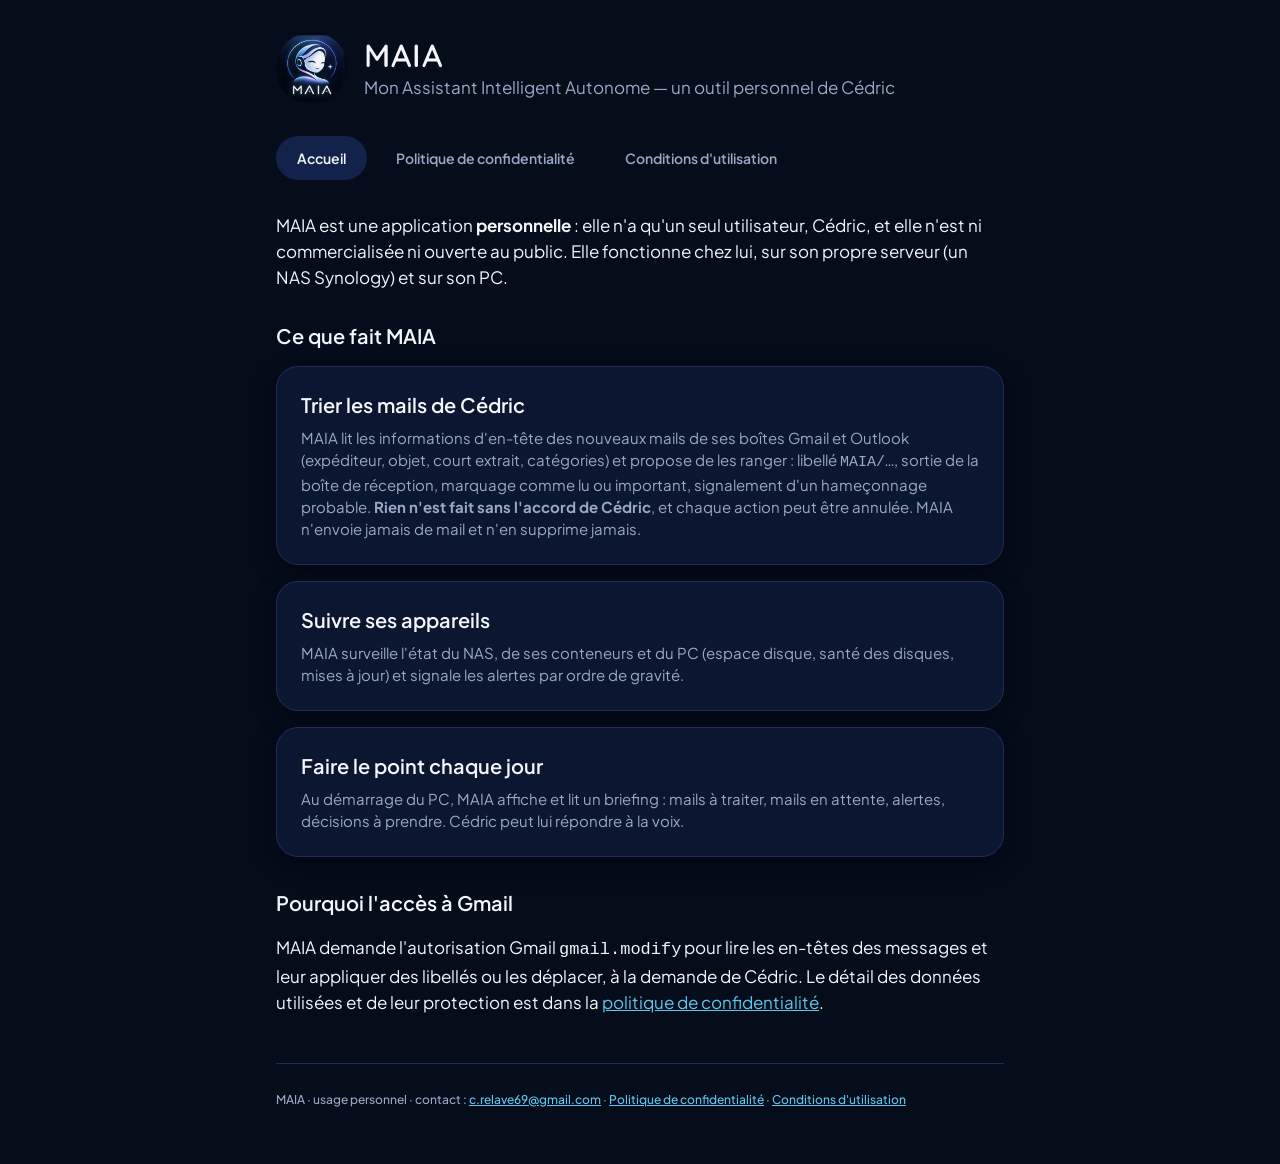
<file: index.html>
<!doctype html>
<html lang="fr" data-theme="dark">
<head>
  <meta charset="utf-8">
  <meta name="viewport" content="width=device-width, initial-scale=1">
  <title>MAIA — assistant personnel de Cédric</title>
  <meta name="description" content="MAIA est l'assistant personnel de Cédric : tri de ses mails, suivi de ses appareils, briefing quotidien. Usage strictement personnel.">
  <link rel="icon" href="maia-logo.png">
  <link rel="stylesheet" href="ds/maia-tokens.css">
  <link rel="stylesheet" href="ds/maia-components.css">
  <link rel="stylesheet" href="site.css">
</head>
<body class="maia-root">
<main>
  <header class="entete">
    <span class="maia-avatar" style="--maia-avatar-size:72px"><img src="maia-logo.png" alt="Logo MAIA"></span>
    <div>
      <h1 class="display-lg">MAIA</h1>
      <p>Mon Assistant Intelligent Autonome — un outil personnel de Cédric</p>
    </div>
  </header>

  <nav aria-label="Pages">
    <a class="maia-btn maia-btn--ghost" href="./" aria-current="page">Accueil</a>
    <a class="maia-btn maia-btn--ghost" href="confidentialite.html">Politique de confidentialité</a>
    <a class="maia-btn maia-btn--ghost" href="conditions.html">Conditions d'utilisation</a>
  </nav>

  <p>MAIA est une application <strong>personnelle</strong> : elle n'a qu'un seul utilisateur, Cédric, et
    elle n'est ni commercialisée ni ouverte au public. Elle fonctionne chez lui, sur son propre serveur
    (un NAS Synology) et sur son PC.</p>

  <h2>Ce que fait MAIA</h2>
  <div class="maia-card">
    <h3>Trier les mails de Cédric</h3>
    <p>MAIA lit les informations d'en-tête des nouveaux mails de ses boîtes Gmail et Outlook (expéditeur,
      objet, court extrait, catégories) et propose de les ranger : libellé <code>MAIA/…</code>, sortie de la
      boîte de réception, marquage comme lu ou important, signalement d'un hameçonnage probable.
      <strong>Rien n'est fait sans l'accord de Cédric</strong>, et chaque action peut être annulée.
      MAIA n'envoie jamais de mail et n'en supprime jamais.</p>
  </div>
  <div class="maia-card">
    <h3>Suivre ses appareils</h3>
    <p>MAIA surveille l'état du NAS, de ses conteneurs et du PC (espace disque, santé des disques, mises
      à jour) et signale les alertes par ordre de gravité.</p>
  </div>
  <div class="maia-card">
    <h3>Faire le point chaque jour</h3>
    <p>Au démarrage du PC, MAIA affiche et lit un briefing : mails à traiter, mails en attente, alertes,
      décisions à prendre. Cédric peut lui répondre à la voix.</p>
  </div>

  <h2>Pourquoi l'accès à Gmail</h2>
  <p>MAIA demande l'autorisation Gmail <code>gmail.modify</code> pour lire les en-têtes des messages et
    leur appliquer des libellés ou les déplacer, à la demande de Cédric. Le détail des données utilisées
    et de leur protection est dans la <a href="confidentialite.html">politique de confidentialité</a>.</p>

  <footer>
    <p>MAIA · usage personnel · contact : <a href="mailto:c.relave69@gmail.com">c.relave69@gmail.com</a> ·
      <a href="confidentialite.html">Politique de confidentialité</a> ·
      <a href="conditions.html">Conditions d'utilisation</a></p>
  </footer>
</main>
</body>
</html>
</file>
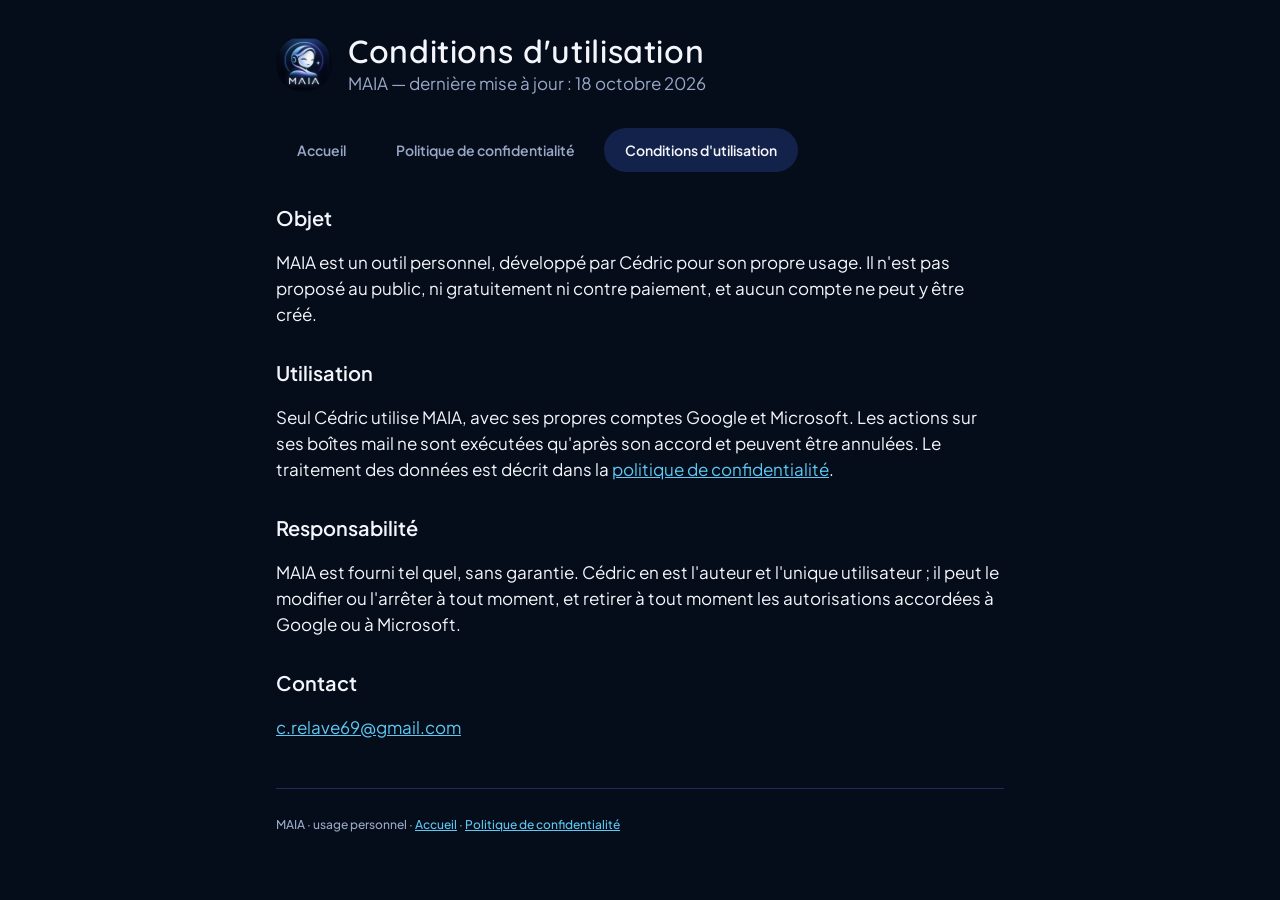
<file: conditions.html>
<!doctype html>
<html lang="fr" data-theme="dark">
<head>
  <meta charset="utf-8">
  <meta name="viewport" content="width=device-width, initial-scale=1">
  <title>Conditions d'utilisation — MAIA</title>
  <meta name="description" content="Conditions d'utilisation de MAIA, assistant personnel de Cédric.">
  <link rel="icon" href="maia-logo.png">
  <link rel="stylesheet" href="ds/maia-tokens.css">
  <link rel="stylesheet" href="ds/maia-components.css">
  <link rel="stylesheet" href="site.css">
</head>
<body class="maia-root">
<main>
  <header class="entete">
    <span class="maia-avatar" style="--maia-avatar-size:56px"><img src="maia-logo.png" alt="Logo MAIA"></span>
    <div>
      <h1 class="display-lg">Conditions d'utilisation</h1>
      <p>MAIA — dernière mise à jour : 18 octobre 2026</p>
    </div>
  </header>

  <nav aria-label="Pages">
    <a class="maia-btn maia-btn--ghost" href="./">Accueil</a>
    <a class="maia-btn maia-btn--ghost" href="confidentialite.html">Politique de confidentialité</a>
    <a class="maia-btn maia-btn--ghost" href="conditions.html" aria-current="page">Conditions d'utilisation</a>
  </nav>

  <h2>Objet</h2>
  <p>MAIA est un outil personnel, développé par Cédric pour son propre usage. Il n'est pas
    proposé au public, ni gratuitement ni contre paiement, et aucun compte ne peut y être créé.</p>

  <h2>Utilisation</h2>
  <p>Seul Cédric utilise MAIA, avec ses propres comptes Google et Microsoft. Les actions sur ses boîtes
    mail ne sont exécutées qu'après son accord et peuvent être annulées. Le traitement des données est
    décrit dans la <a href="confidentialite.html">politique de confidentialité</a>.</p>

  <h2>Responsabilité</h2>
  <p>MAIA est fourni tel quel, sans garantie. Cédric en est l'auteur et l'unique utilisateur ; il peut
    le modifier ou l'arrêter à tout moment, et retirer à tout moment les autorisations accordées à
    Google ou à Microsoft.</p>

  <h2>Contact</h2>
  <p><a href="mailto:c.relave69@gmail.com">c.relave69@gmail.com</a></p>

  <footer>
    <p>MAIA · usage personnel · <a href="./">Accueil</a> · <a href="confidentialite.html">Politique de confidentialité</a></p>
  </footer>
</main>
</body>
</html>
</file>
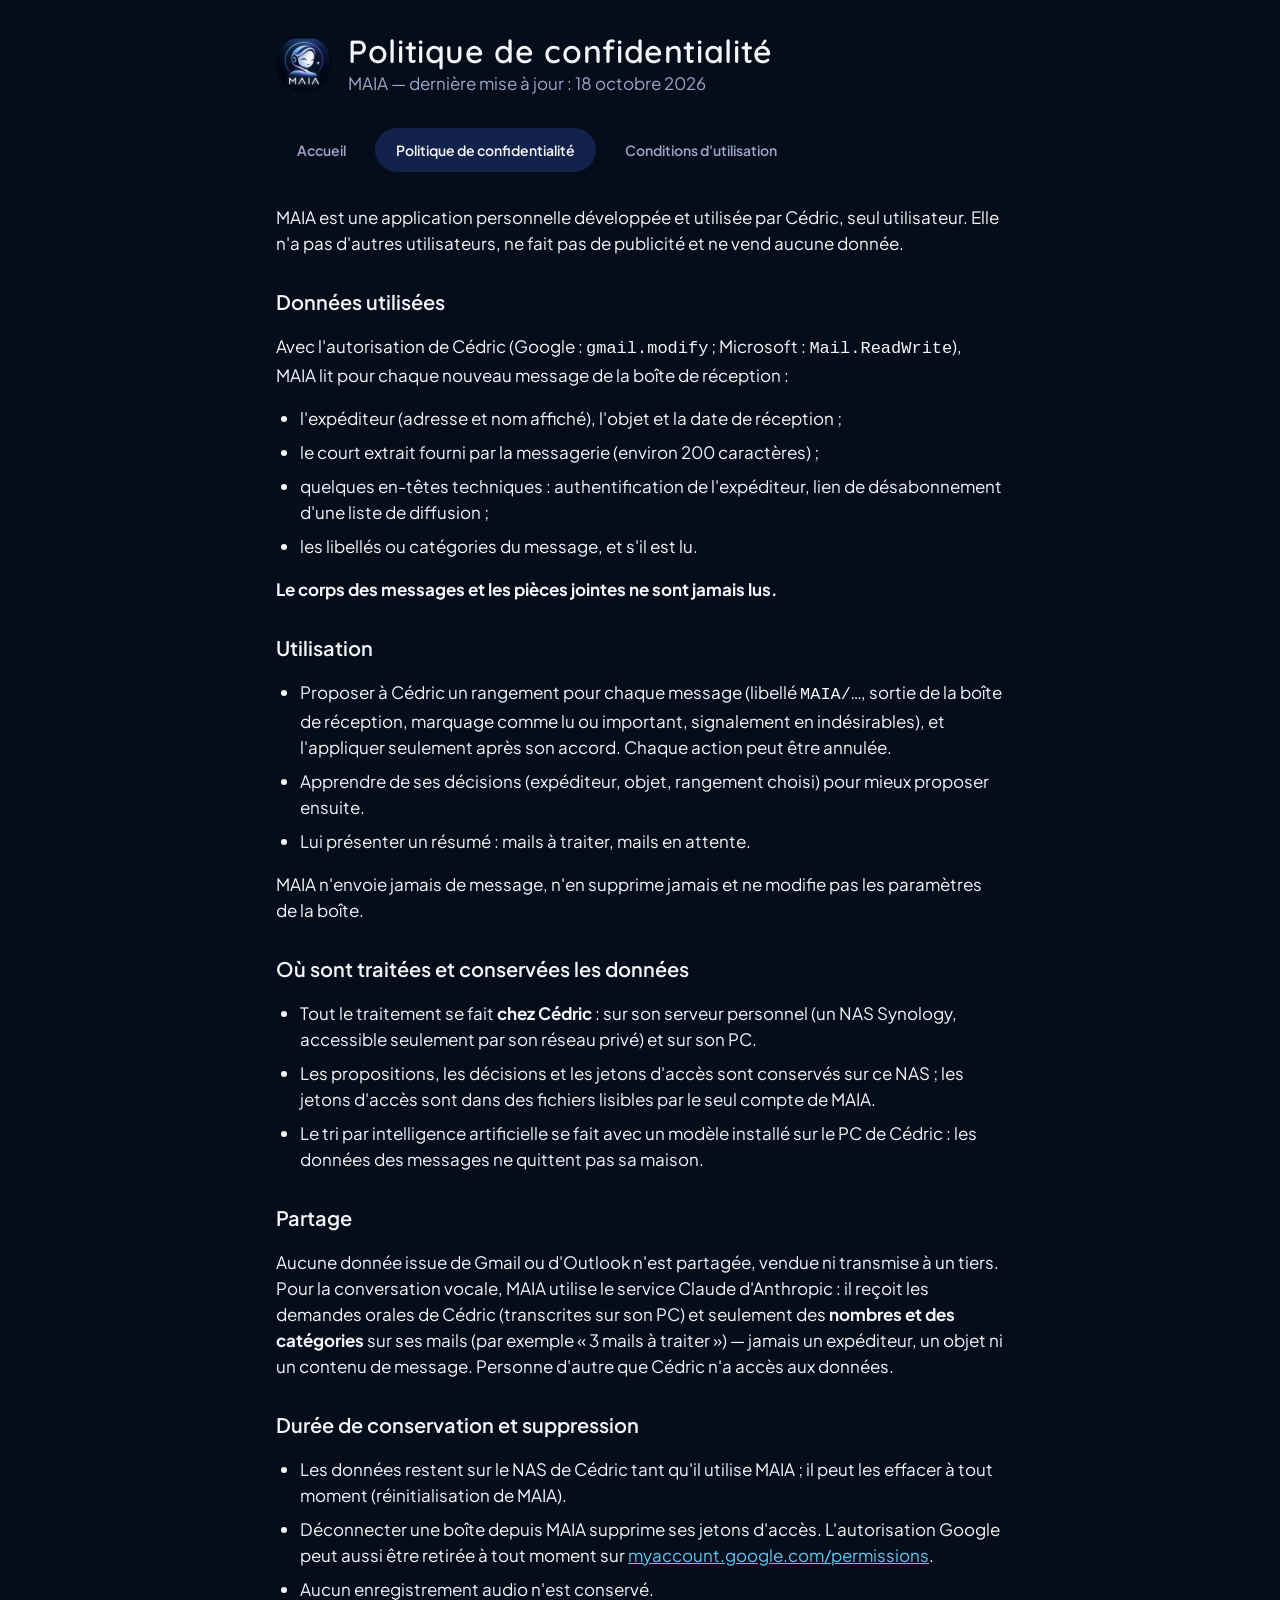
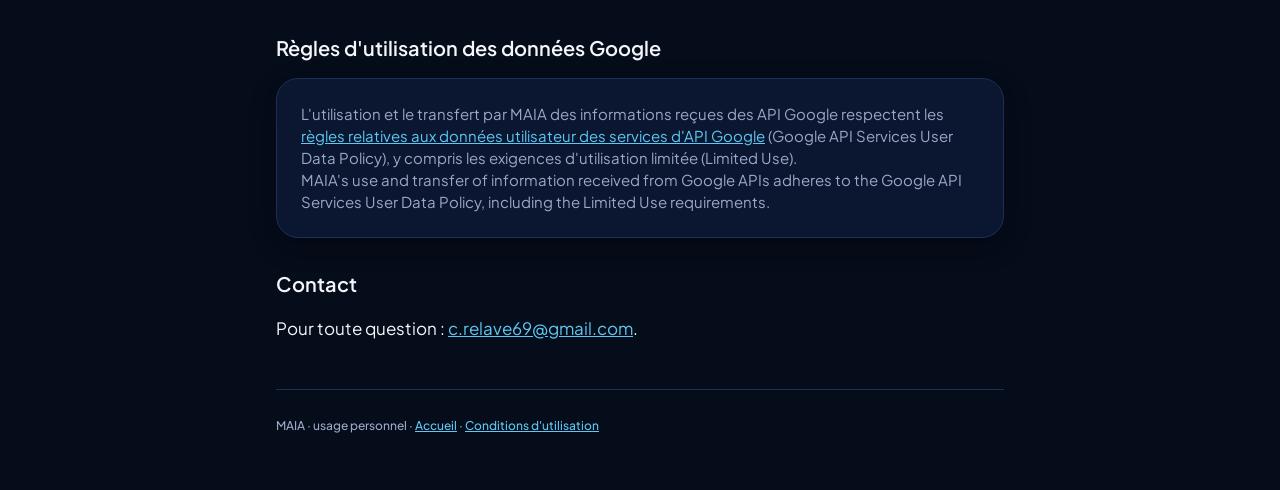
<file: confidentialite.html>
<!doctype html>
<html lang="fr" data-theme="dark">
<head>
  <meta charset="utf-8">
  <meta name="viewport" content="width=device-width, initial-scale=1">
  <title>Confidentialité — MAIA</title>
  <meta name="description" content="Politique de confidentialité de MAIA, assistant personnel de Cédric : données Gmail et Outlook utilisées, stockage, partage et suppression.">
  <link rel="icon" href="maia-logo.png">
  <link rel="stylesheet" href="ds/maia-tokens.css">
  <link rel="stylesheet" href="ds/maia-components.css">
  <link rel="stylesheet" href="site.css">
</head>
<body class="maia-root">
<main>
  <header class="entete">
    <span class="maia-avatar" style="--maia-avatar-size:56px"><img src="maia-logo.png" alt="Logo MAIA"></span>
    <div>
      <h1 class="display-lg">Politique de confidentialité</h1>
      <p>MAIA — dernière mise à jour : 18 octobre 2026</p>
    </div>
  </header>

  <nav aria-label="Pages">
    <a class="maia-btn maia-btn--ghost" href="./">Accueil</a>
    <a class="maia-btn maia-btn--ghost" href="confidentialite.html" aria-current="page">Politique de confidentialité</a>
    <a class="maia-btn maia-btn--ghost" href="conditions.html">Conditions d'utilisation</a>
  </nav>

  <p>MAIA est une application personnelle développée et utilisée par Cédric, seul utilisateur.
    Elle n'a pas d'autres utilisateurs, ne fait pas de publicité et ne vend aucune donnée.</p>

  <h2>Données utilisées</h2>
  <p>Avec l'autorisation de Cédric (Google : <code>gmail.modify</code> ; Microsoft : <code>Mail.ReadWrite</code>),
    MAIA lit pour chaque nouveau message de la boîte de réception :</p>
  <ul>
    <li>l'expéditeur (adresse et nom affiché), l'objet et la date de réception ;</li>
    <li>le court extrait fourni par la messagerie (environ 200 caractères) ;</li>
    <li>quelques en-têtes techniques : authentification de l'expéditeur, lien de désabonnement d'une liste de diffusion ;</li>
    <li>les libellés ou catégories du message, et s'il est lu.</li>
  </ul>
  <p><strong>Le corps des messages et les pièces jointes ne sont jamais lus.</strong></p>

  <h2>Utilisation</h2>
  <ul>
    <li>Proposer à Cédric un rangement pour chaque message (libellé <code>MAIA/…</code>, sortie de la boîte de
      réception, marquage comme lu ou important, signalement en indésirables), et l'appliquer seulement
      après son accord. Chaque action peut être annulée.</li>
    <li>Apprendre de ses décisions (expéditeur, objet, rangement choisi) pour mieux proposer ensuite.</li>
    <li>Lui présenter un résumé : mails à traiter, mails en attente.</li>
  </ul>
  <p>MAIA n'envoie jamais de message, n'en supprime jamais et ne modifie pas les paramètres de la boîte.</p>

  <h2>Où sont traitées et conservées les données</h2>
  <ul>
    <li>Tout le traitement se fait <strong>chez Cédric</strong> : sur son serveur personnel (un NAS Synology,
      accessible seulement par son réseau privé) et sur son PC.</li>
    <li>Les propositions, les décisions et les jetons d'accès sont conservés sur ce NAS ; les jetons
      d'accès sont dans des fichiers lisibles par le seul compte de MAIA.</li>
    <li>Le tri par intelligence artificielle se fait avec un modèle installé sur le PC de Cédric : les
      données des messages ne quittent pas sa maison.</li>
  </ul>

  <h2>Partage</h2>
  <p>Aucune donnée issue de Gmail ou d'Outlook n'est partagée, vendue ni transmise à un tiers.
    Pour la conversation vocale, MAIA utilise le service Claude d'Anthropic : il reçoit les demandes
    orales de Cédric (transcrites sur son PC) et seulement des <strong>nombres et des catégories</strong>
    sur ses mails (par exemple « 3 mails à traiter ») — jamais un expéditeur, un objet ni un contenu
    de message. Personne d'autre que Cédric n'a accès aux données.</p>

  <h2>Durée de conservation et suppression</h2>
  <ul>
    <li>Les données restent sur le NAS de Cédric tant qu'il utilise MAIA ; il peut les effacer à tout
      moment (réinitialisation de MAIA).</li>
    <li>Déconnecter une boîte depuis MAIA supprime ses jetons d'accès. L'autorisation Google peut aussi
      être retirée à tout moment sur <a href="https://myaccount.google.com/permissions">myaccount.google.com/permissions</a>.</li>
    <li>Aucun enregistrement audio n'est conservé.</li>
  </ul>

  <h2>Règles d'utilisation des données Google</h2>
  <div class="maia-card">
    <p>L'utilisation et le transfert par MAIA des informations reçues des API Google respectent les
      <a href="https://developers.google.com/terms/api-services-user-data-policy">règles relatives aux données
      utilisateur des services d'API Google</a> (Google API Services User Data Policy), y compris les
      exigences d'utilisation limitée (Limited Use).</p>
    <p class="discret">MAIA's use and transfer of information received from Google APIs adheres to the
      Google API Services User Data Policy, including the Limited Use requirements.</p>
  </div>

  <h2>Contact</h2>
  <p>Pour toute question : <a href="mailto:c.relave69@gmail.com">c.relave69@gmail.com</a>.</p>

  <footer>
    <p>MAIA · usage personnel · <a href="./">Accueil</a> · <a href="conditions.html">Conditions d'utilisation</a></p>
  </footer>
</main>
</body>
</html>
</file>
<file: ds/maia-tokens.css>
/* MAIA — design tokens (généré depuis tokens.json)
   Thème Nuit par défaut. Pour le thème Jour : <html data-theme="light">. */

/* Polices intégrées (fichiers dans fonts/, aucune connexion requise) */
/* quicksand-latin-ext-wght-normal */
@font-face {
  font-family: 'Quicksand';
  font-style: normal;
  font-display: swap;
  font-weight: 300 700;
  src: url(fonts/quicksand-latin-ext-wght-normal.woff2) format('woff2-variations');
  unicode-range: U+0100-02BA,U+02BD-02C5,U+02C7-02CC,U+02CE-02D7,U+02DD-02FF,U+0304,U+0308,U+0329,U+1D00-1DBF,U+1E00-1E9F,U+1EF2-1EFF,U+2020,U+20A0-20AB,U+20AD-20C0,U+2113,U+2C60-2C7F,U+A720-A7FF;
}

/* quicksand-latin-wght-normal */
@font-face {
  font-family: 'Quicksand';
  font-style: normal;
  font-display: swap;
  font-weight: 300 700;
  src: url(fonts/quicksand-latin-wght-normal.woff2) format('woff2-variations');
  unicode-range: U+0000-00FF,U+0131,U+0152-0153,U+02BB-02BC,U+02C6,U+02DA,U+02DC,U+0304,U+0308,U+0329,U+2000-206F,U+20AC,U+2122,U+2191,U+2193,U+2212,U+2215,U+FEFF,U+FFFD;
}

/* plus-jakarta-sans-latin-ext-wght-normal */
@font-face {
  font-family: 'Plus Jakarta Sans';
  font-style: normal;
  font-display: swap;
  font-weight: 200 800;
  src: url(fonts/plus-jakarta-sans-latin-ext-wght-normal.woff2) format('woff2-variations');
  unicode-range: U+0100-02BA,U+02BD-02C5,U+02C7-02CC,U+02CE-02D7,U+02DD-02FF,U+0304,U+0308,U+0329,U+1D00-1DBF,U+1E00-1E9F,U+1EF2-1EFF,U+2020,U+20A0-20AB,U+20AD-20C0,U+2113,U+2C60-2C7F,U+A720-A7FF;
}

/* plus-jakarta-sans-latin-wght-normal */
@font-face {
  font-family: 'Plus Jakarta Sans';
  font-style: normal;
  font-display: swap;
  font-weight: 200 800;
  src: url(fonts/plus-jakarta-sans-latin-wght-normal.woff2) format('woff2-variations');
  unicode-range: U+0000-00FF,U+0131,U+0152-0153,U+02BB-02BC,U+02C6,U+02DA,U+02DC,U+0304,U+0308,U+0329,U+2000-206F,U+20AC,U+2122,U+2191,U+2193,U+2212,U+2215,U+FEFF,U+FFFD;
}

/* plus-jakarta-sans-latin-ext-wght-italic */
@font-face {
  font-family: 'Plus Jakarta Sans';
  font-style: italic;
  font-display: swap;
  font-weight: 200 800;
  src: url(fonts/plus-jakarta-sans-latin-ext-wght-italic.woff2) format('woff2-variations');
  unicode-range: U+0100-02BA,U+02BD-02C5,U+02C7-02CC,U+02CE-02D7,U+02DD-02FF,U+0304,U+0308,U+0329,U+1D00-1DBF,U+1E00-1E9F,U+1EF2-1EFF,U+2020,U+20A0-20AB,U+20AD-20C0,U+2113,U+2C60-2C7F,U+A720-A7FF;
}

/* plus-jakarta-sans-latin-wght-italic */
@font-face {
  font-family: 'Plus Jakarta Sans';
  font-style: italic;
  font-display: swap;
  font-weight: 200 800;
  src: url(fonts/plus-jakarta-sans-latin-wght-italic.woff2) format('woff2-variations');
  unicode-range: U+0000-00FF,U+0131,U+0152-0153,U+02BB-02BC,U+02C6,U+02DA,U+02DC,U+0304,U+0308,U+0329,U+2000-206F,U+20AC,U+2122,U+2191,U+2193,U+2212,U+2215,U+FEFF,U+FFFD;
}

/* jetbrains-mono-latin-ext-wght-normal */
@font-face {
  font-family: 'JetBrains Mono';
  font-style: normal;
  font-display: swap;
  font-weight: 100 800;
  src: url(fonts/jetbrains-mono-latin-ext-wght-normal.woff2) format('woff2-variations');
  unicode-range: U+0100-02BA,U+02BD-02C5,U+02C7-02CC,U+02CE-02D7,U+02DD-02FF,U+0304,U+0308,U+0329,U+1D00-1DBF,U+1E00-1E9F,U+1EF2-1EFF,U+2020,U+20A0-20AB,U+20AD-20C0,U+2113,U+2C60-2C7F,U+A720-A7FF;
}

/* jetbrains-mono-latin-wght-normal */
@font-face {
  font-family: 'JetBrains Mono';
  font-style: normal;
  font-display: swap;
  font-weight: 100 800;
  src: url(fonts/jetbrains-mono-latin-wght-normal.woff2) format('woff2-variations');
  unicode-range: U+0000-00FF,U+0131,U+0152-0153,U+02BB-02BC,U+02C6,U+02DA,U+02DC,U+0304,U+0308,U+0329,U+2000-206F,U+20AC,U+2122,U+2191,U+2193,U+2212,U+2215,U+FEFF,U+FFFD;
}

/* jetbrains-mono-latin-ext-wght-italic */
@font-face {
  font-family: 'JetBrains Mono';
  font-style: italic;
  font-display: swap;
  font-weight: 100 800;
  src: url(fonts/jetbrains-mono-latin-ext-wght-italic.woff2) format('woff2-variations');
  unicode-range: U+0100-02BA,U+02BD-02C5,U+02C7-02CC,U+02CE-02D7,U+02DD-02FF,U+0304,U+0308,U+0329,U+1D00-1DBF,U+1E00-1E9F,U+1EF2-1EFF,U+2020,U+20A0-20AB,U+20AD-20C0,U+2113,U+2C60-2C7F,U+A720-A7FF;
}

/* jetbrains-mono-latin-wght-italic */
@font-face {
  font-family: 'JetBrains Mono';
  font-style: italic;
  font-display: swap;
  font-weight: 100 800;
  src: url(fonts/jetbrains-mono-latin-wght-italic.woff2) format('woff2-variations');
  unicode-range: U+0000-00FF,U+0131,U+0152-0153,U+02BB-02BC,U+02C6,U+02DA,U+02DC,U+0304,U+0308,U+0329,U+2000-206F,U+20AC,U+2122,U+2191,U+2193,U+2212,U+2215,U+FEFF,U+FFFD;
}

:root,
[data-theme="dark"] {
  --bg: #050c1a;
  --surface: #0b1730;
  --surface-raised: #12224a;
  --surface-assistant: #14204f;
  --border: #1d2f57;
  --border-strong: #5a6f9c;
  --ink: #f4f6fb;
  --ink-muted: #9aa8c7;
  --primary: #5ec8f2;
  --primary-hover: #8eedff;
  --on-primary: #04101f;
  --accent: #8b80f9;
  --accent-soft: #a99ffb;
  --on-accent: #04101f;
  --glow: #a9e8ff;
  --focus: #8eedff;
  --success: #4fd1a5;
  --warning: #f5b85a;
  --danger: #f2727f;
  --brand-night: #040a15;
  --brand-white: #fafbf6;
  --shadow-halo: 0 0 0 1px rgba(94,200,242,0.35), 0 0 24px rgba(139,128,249,0.35);
  --shadow-card: 0 8px 24px rgba(0,0,0,0.35);
  color-scheme: dark;
}

[data-theme="light"] {
  --bg: #f5f7fc;
  --surface: #ffffff;
  --surface-raised: #eef2fa;
  --surface-assistant: #ecebfe;
  --border: #dde3f0;
  --border-strong: #7d8aa8;
  --ink: #0b1730;
  --ink-muted: #4d5b7a;
  --primary: #1677b8;
  --primary-hover: #0f629b;
  --on-primary: #ffffff;
  --accent: #5548d9;
  --accent-soft: #5548d9;
  --on-accent: #ffffff;
  --glow: #2aa9d8;
  --focus: #1677b8;
  --success: #1b7f5c;
  --warning: #9a5b00;
  --danger: #c23a4a;
  --brand-night: #040a15;
  --brand-white: #fafbf6;
  --shadow-halo: 0 0 0 1px rgba(22,119,184,0.25), 0 6px 20px rgba(85,72,217,0.18);
  --shadow-card: 0 4px 16px rgba(11,23,48,0.08);
  color-scheme: light;
}

/* Option : suivre le réglage système quand aucun thème n'est forcé */
@media (prefers-color-scheme: light) {
  :root:not([data-theme]) {
    --bg: #f5f7fc;
    --surface: #ffffff;
    --surface-raised: #eef2fa;
    --surface-assistant: #ecebfe;
    --border: #dde3f0;
    --border-strong: #7d8aa8;
    --ink: #0b1730;
    --ink-muted: #4d5b7a;
    --primary: #1677b8;
    --primary-hover: #0f629b;
    --on-primary: #ffffff;
    --accent: #5548d9;
    --accent-soft: #5548d9;
    --on-accent: #ffffff;
    --glow: #2aa9d8;
    --focus: #1677b8;
    --success: #1b7f5c;
    --warning: #9a5b00;
    --danger: #c23a4a;
    --brand-night: #040a15;
    --brand-white: #fafbf6;
    --shadow-halo: 0 0 0 1px rgba(22,119,184,0.25), 0 6px 20px rgba(85,72,217,0.18);
    --shadow-card: 0 4px 16px rgba(11,23,48,0.08);
    color-scheme: light;
  }
}

:root {
  --space-1: 4px;
  --space-2: 8px;
  --space-3: 12px;
  --space-4: 16px;
  --space-6: 24px;
  --space-8: 32px;
  --space-12: 48px;
  --radius-sm: 8px;
  --radius-md: 14px;
  --radius-lg: 22px;
  --radius-full: 999px;
  --font-display: Quicksand, "Varela Round", system-ui, sans-serif;
  --font-sans: "Plus Jakarta Sans", system-ui, -apple-system, "Segoe UI", sans-serif;
  --font-mono: "JetBrains Mono", ui-monospace, Menlo, monospace;
}

/* Styles typographiques */
.display-xl { font-family: var(--font-display); font-size: 48px; line-height: 52px; font-weight: 600; letter-spacing: 0.04em; } /* Écran d'accueil, nom de l'assistant. */
.display-lg { font-family: var(--font-display); font-size: 32px; line-height: 38px; font-weight: 600; letter-spacing: 0.02em; } /* Titres d'écran. */
.title { font-family: var(--font-sans); font-size: 20px; line-height: 28px; font-weight: 600; } /* Titre de carte, de section. */
.body-lg { font-family: var(--font-sans); font-size: 17px; line-height: 26px; font-weight: 400; } /* Corps des messages du chat (lecture longue). */
.body { font-family: var(--font-sans); font-size: 15px; line-height: 22px; font-weight: 400; } /* Texte d'interface par défaut. */
.label { font-family: var(--font-sans); font-size: 14px; line-height: 20px; font-weight: 600; } /* Boutons, chips, onglets. */
.caption { font-family: var(--font-sans); font-size: 12px; line-height: 16px; font-weight: 500; letter-spacing: 0.02em; } /* Horodatage, métadonnées, mentions. */
.code { font-family: var(--font-mono); font-size: 14px; line-height: 21px; font-weight: 400; } /* Blocs de code et extraits dans les réponses. */
</file>
<file: ds/maia-components.css>
/* MAIA — composants (nécessite maia-tokens.css avant) */
.maia-root{background:var(--bg);color:var(--ink);font-family:var(--font-sans);}
.maia-btn{display:inline-flex;align-items:center;gap:var(--space-2);height:44px;padding:0 20px;border-radius:var(--radius-full);border:1px solid transparent;font:600 14px/20px var(--font-sans);cursor:pointer;transition:background .15s,border-color .15s;}
.maia-btn:focus-visible{outline:2px solid var(--focus);outline-offset:2px;}
.maia-btn--primary{background:var(--primary);color:var(--on-primary);}
.maia-btn--primary:hover{background:var(--primary-hover);}
.maia-btn--ai{background:var(--accent);color:var(--on-accent);}
.maia-btn--secondary{background:transparent;color:var(--ink);border-color:var(--border-strong);}
.maia-btn--secondary:hover{background:var(--surface-raised);}
.maia-btn--ghost{background:transparent;color:var(--ink-muted);}
.maia-btn--ghost:hover{background:var(--surface-raised);color:var(--ink);}
.maia-btn--icon{width:44px;padding:0;justify-content:center;}
.maia-btn[disabled]{opacity:.45;cursor:not-allowed;}
.maia-avatar{position:relative;display:inline-grid;place-items:center;width:var(--maia-avatar-size,40px);height:var(--maia-avatar-size,40px);border-radius:var(--radius-full);background:var(--brand-night);flex:none;}
.maia-avatar img{width:100%;height:100%;border-radius:inherit;object-fit:cover;}
.maia-avatar--active::before{content:"";position:absolute;inset:-3px;border-radius:inherit;padding:2px;background:conic-gradient(from 200deg,var(--glow),var(--accent),var(--primary),var(--glow));-webkit-mask:linear-gradient(#000 0 0) content-box,linear-gradient(#000 0 0);-webkit-mask-composite:xor;mask-composite:exclude;}
.maia-avatar--active{box-shadow:var(--shadow-halo);}
.maia-turn{display:flex;gap:var(--space-3);align-items:flex-start;}
.maia-turn--user{justify-content:flex-end;}
.maia-bubble{max-width:560px;padding:var(--space-3) var(--space-4);border-radius:var(--radius-lg);font:400 17px/26px var(--font-sans);}
.maia-bubble--user{background:var(--surface-raised);color:var(--ink);border-bottom-right-radius:var(--radius-sm);}
.maia-bubble--assistant{background:var(--surface-assistant);color:var(--ink);border-top-left-radius:var(--radius-sm);}
.maia-bubble--error{background:transparent;border:1px solid var(--danger);color:var(--ink);}
.maia-meta{font:500 12px/16px var(--font-sans);letter-spacing:.02em;color:var(--ink-muted);margin-top:var(--space-1);}
.maia-composer{display:flex;align-items:flex-end;gap:var(--space-2);padding:var(--space-2) var(--space-2) var(--space-2) var(--space-4);background:var(--surface);border:1px solid var(--border-strong);border-radius:var(--radius-lg);}
.maia-composer:focus-within{border-color:var(--primary);box-shadow:var(--shadow-halo);}
.maia-composer textarea{flex:1;resize:none;border:0;background:transparent;color:var(--ink);font:400 17px/26px var(--font-sans);padding:9px 0;min-height:26px;outline:none;}
.maia-composer textarea::placeholder{color:var(--ink-muted);}
.maia-chip{display:inline-flex;align-items:center;gap:var(--space-2);height:36px;padding:0 var(--space-4);border-radius:var(--radius-full);background:var(--surface-raised);color:var(--ink);border:1px solid var(--border);font:600 14px/20px var(--font-sans);cursor:pointer;}
.maia-chip:hover{border-color:var(--accent);}
.maia-chip:focus-visible{outline:2px solid var(--focus);outline-offset:2px;}
.maia-chip svg{color:var(--accent-soft);}
.maia-typing{display:inline-flex;gap:6px;padding:var(--space-3) var(--space-4);background:var(--surface-assistant);border-radius:var(--radius-lg);border-top-left-radius:var(--radius-sm);}
.maia-typing span{width:8px;height:8px;border-radius:50%;background:var(--accent-soft);animation:maia-dot 1.2s infinite ease-in-out;}
.maia-typing span:nth-child(2){animation-delay:.15s}.maia-typing span:nth-child(3){animation-delay:.3s}
@keyframes maia-dot{0%,80%,100%{opacity:.3;transform:translateY(0)}40%{opacity:1;transform:translateY(-3px)}}
@media (prefers-reduced-motion:reduce){.maia-typing span{animation:none;opacity:.7}}
.maia-card{background:var(--surface);border:1px solid var(--border);border-radius:var(--radius-lg);padding:var(--space-6);box-shadow:var(--shadow-card);color:var(--ink);}
.maia-card h3{margin:0 0 var(--space-2);font:600 20px/28px var(--font-sans);}
.maia-card p{margin:0;color:var(--ink-muted);font:400 15px/22px var(--font-sans);}
.maia-badge{display:inline-flex;align-items:center;gap:4px;height:22px;padding:0 8px;border-radius:var(--radius-sm);font:600 12px/16px var(--font-sans);background:var(--surface-raised);color:var(--accent-soft);}
</file>
<file: site.css>
/* Pages publiques de MAIA (D49) : mise en page seulement, sur les variables du design system.
   Charger après ds/maia-tokens.css et ds/maia-components.css. */

* { box-sizing: border-box; }
body { margin: 0; font: 400 17px/26px var(--font-sans); }
main { max-width: 760px; margin: 0 auto; padding: var(--space-8) var(--space-4) var(--space-12); }
a { color: var(--primary); }
a:hover { color: var(--primary-hover); }
:focus-visible { outline: 2px solid var(--focus); outline-offset: 2px; }

.entete { display: flex; align-items: center; gap: var(--space-4); margin-bottom: var(--space-8); }
.entete h1 { margin: 0; }
.entete p { margin: 0; color: var(--ink-muted); }
nav { display: flex; flex-wrap: wrap; gap: var(--space-2); margin-bottom: var(--space-8); }
nav a { text-decoration: none; }
nav a[aria-current="page"] { color: var(--ink); background: var(--surface-raised); }

h2 { font: 600 20px/28px var(--font-sans); margin: var(--space-8) 0 var(--space-3); }
p, li { color: var(--ink); }
ul { padding-left: var(--space-6); }
li + li { margin-top: var(--space-2); }
.maia-card { margin: var(--space-4) 0; }
.discret { color: var(--ink-muted); font: 500 12px/16px var(--font-sans); }
footer { border-top: 1px solid var(--border); margin-top: var(--space-12); padding-top: var(--space-4); }
footer p { color: var(--ink-muted); font: 500 12px/16px var(--font-sans); }
</file>
